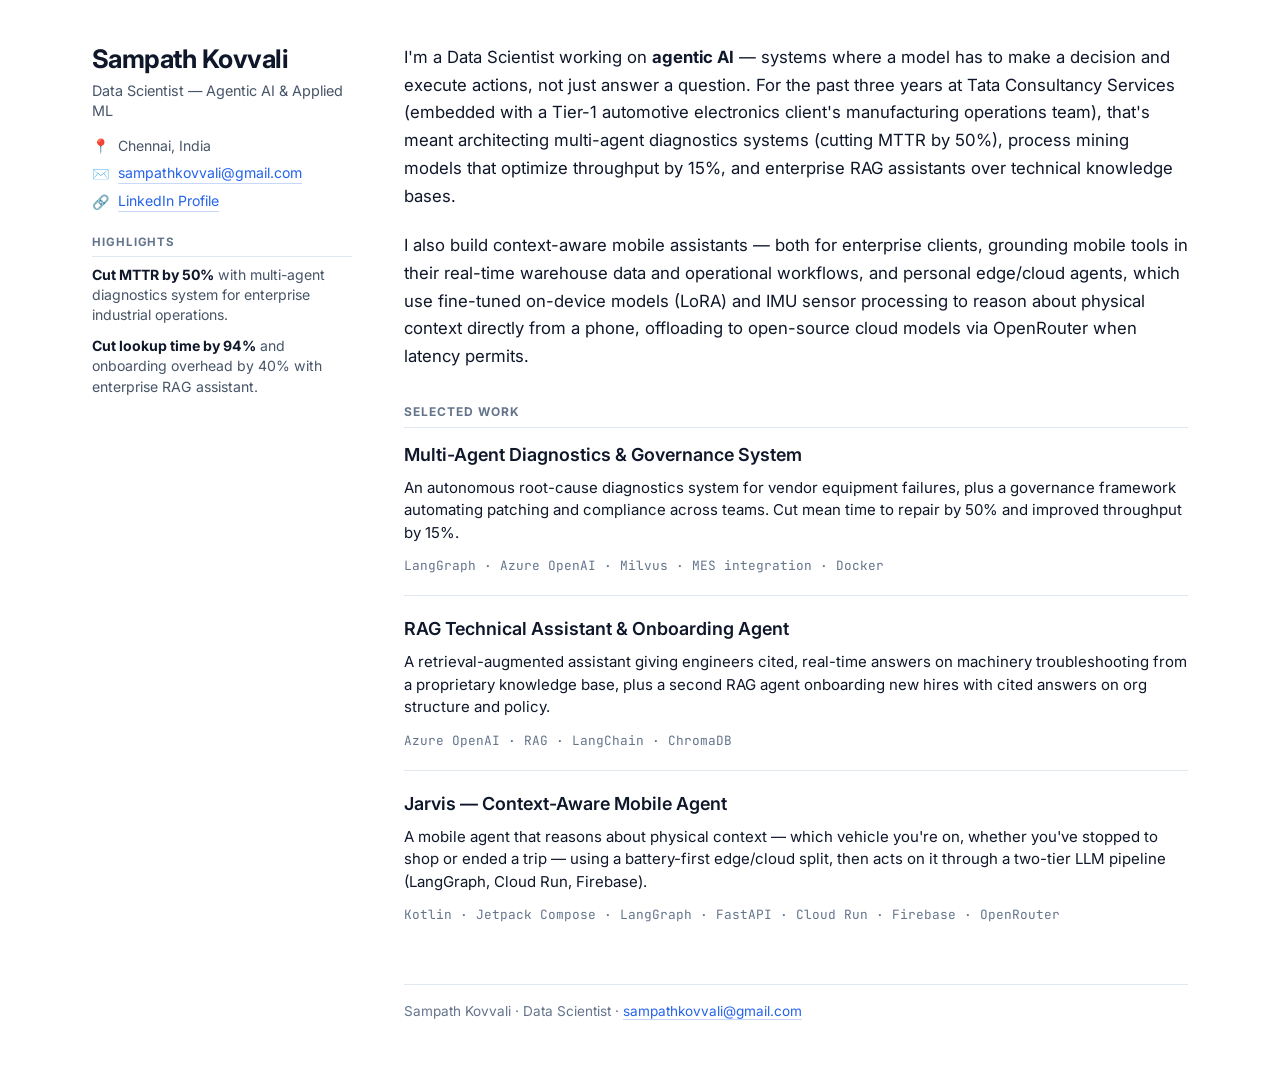
<file: index.html>
<!doctype html>
<html lang="en">

<head>
  <meta charset="utf-8">
  <meta name="viewport" content="width=device-width, initial-scale=1">
  <title>Sampath Kovvali — Data Scientist, Agentic AI</title>
  <meta name="description"
    content="Data Scientist building agentic AI systems — multi-agent diagnostics for manufacturing equipment, enterprise RAG systems, and context-aware mobile agents.">
  <link rel="stylesheet" href="style.css?v=2">
</head>

<body>

  <div class="layout-container">

    <!-- Left Sidebar -->
    <aside class="sidebar">
      <div class="profile-card">
        <h1>Sampath Kovvali</h1>
        <p class="tagline">Data Scientist — Agentic AI &amp; Applied ML</p>

        <div class="contact-list">
          <div class="contact-item">
            <span>📍</span>
            <span>Chennai, India</span>
          </div>
          <div class="contact-item">
            <span>✉️</span>
            <a href="mailto:sampathkovvali@gmail.com">sampathkovvali@gmail.com</a>
          </div>
          <div class="contact-item">
            <span>🔗</span>
            <a href="https://linkedin.com/in/sampath-kovvali-90630b247/" target="_blank" rel="noopener">LinkedIn
              Profile</a>
          </div>
        </div>
      </div>

      <div class="sidebar-section">
        <h2 class="sidebar-title">Highlights</h2>
        <ul class="sidebar-news">
          <li><strong>Cut MTTR by 50%</strong> with multi-agent diagnostics system for enterprise industrial operations.
          </li>
          <li><strong>Cut lookup time by 94%</strong> and onboarding overhead by 40% with enterprise RAG assistant.</li>
        </ul>
      </div>
    </aside>

    <!-- Main Content Area -->
    <main class="main-content">
      <section>
        <p class="lead-bio">I'm a Data Scientist working on <strong>agentic AI</strong> — systems where a model has to
          make a decision and execute actions, not just answer a question. For the past three years at Tata Consultancy
          Services (embedded with a Tier-1 automotive electronics client's manufacturing operations team), that's meant
          architecting multi-agent diagnostics systems (cutting MTTR by 50%), process mining models that
          optimize throughput by 15%, and enterprise RAG assistants over technical knowledge bases.</p>
        <p class="lead-bio">I also build context-aware mobile assistants — both for enterprise clients, grounding mobile
          tools in their real-time warehouse data and operational workflows, and personal edge/cloud agents, which use
          fine-tuned on-device models (LoRA) and IMU sensor processing to reason about physical context directly from a
          phone, offloading to open-source cloud models via OpenRouter when latency permits.</p>
      </section>

      <section>
        <h2 class="section-label">Selected work</h2>

        <article class="work-item">
          <div class="work-item-head">
            <h3 class="item-title"><a href="manufacturing-diagnostics.html">Multi-Agent Diagnostics &amp; Governance
                System</a></h3>
          </div>
          <p>An autonomous root-cause diagnostics system for vendor equipment failures, plus a governance framework
            automating patching and compliance across teams. Cut mean time to repair by 50% and improved throughput by
            15%.</p>
          <p class="tags">LangGraph · Azure OpenAI · Milvus · MES integration · Docker</p>
        </article>

        <article class="work-item">
          <div class="work-item-head">
            <h3 class="item-title"><a href="rag-technical-assistant.html">RAG Technical Assistant &amp; Onboarding
                Agent</a></h3>
          </div>
          <p>A retrieval-augmented assistant giving engineers cited, real-time answers on machinery troubleshooting from
            a proprietary knowledge base, plus a second RAG agent onboarding new hires with cited answers on org
            structure and policy.</p>
          <p class="tags">Azure OpenAI · RAG · LangChain · ChromaDB</p>
        </article>

        <article class="work-item">
          <div class="work-item-head">
            <h3 class="item-title"><a href="jarvis.html">Jarvis — Context-Aware Mobile Agent</a></h3>
          </div>
          <p>A mobile agent that reasons about physical context — which vehicle you're on, whether you've stopped to
            shop or ended a trip — using a battery-first edge/cloud split, then acts on it through a two-tier LLM
            pipeline (LangGraph, Cloud Run, Firebase).</p>
          <p class="tags">Kotlin · Jetpack Compose · LangGraph · FastAPI · Cloud Run · Firebase · OpenRouter</p>
        </article>
      </section>


      <footer>
        <p>Sampath Kovvali · Data Scientist · <a href="mailto:sampathkovvali@gmail.com">sampathkovvali@gmail.com</a></p>
      </footer>
    </main>

  </div>

</body>

</html>
</file>
<file: style.css>
@import url('https://fonts.googleapis.com/css2?family=Inter:wght@400;500;600;700&family=JetBrains+Mono:wght@400;500&display=swap');

:root {
  --bg: #ffffff;
  --sidebar-bg: #f8fafc;
  --text: #0f172a;
  --muted: #475569;
  --faint: #64748b;
  --link: #2563eb;
  --link-hover: #1d4ed8;
  --rule: #e2e8f0;
  --card-bg: #ffffff;
  --code-bg: #f8fafc;
  --font-sans: 'Inter', -apple-system, BlinkMacSystemFont, "Segoe UI", Roboto, sans-serif;
  --font-mono: 'JetBrains Mono', ui-monospace, SFMono-Regular, Menlo, Consolas, monospace;
  --max-w: 1160px;
}

* {
  box-sizing: border-box;
}

html {
  -webkit-text-size-adjust: 100%;
  scroll-behavior: smooth;
}

body {
  background: var(--bg);
  color: var(--text);
  font-family: var(--font-sans);
  font-size: 15px;
  line-height: 1.5;
  margin: 0;
  padding: 0;
}

p {
  margin: 0 0 12px;
}

p:last-child {
  margin-bottom: 0;
}

/* Layout Grid */
.layout-container {
  max-width: var(--max-w);
  margin: 0 auto;
  padding: 44px 32px 64px;
  display: grid;
  grid-template-columns: 260px 1fr;
  gap: 52px;
}

/* Sidebar Styling */
.sidebar {
  position: sticky;
  top: 44px;
  align-self: start;
  display: flex;
  flex-direction: column;
  gap: 22px;
}

.profile-card h1 {
  font-size: 1.6rem;
  font-weight: 700;
  line-height: 1.2;
  letter-spacing: -0.02em;
  margin: 0 0 6px;
  color: var(--text);
}

.profile-card .tagline {
  color: var(--muted);
  font-size: 0.9rem;
  margin: 0 0 14px;
  line-height: 1.4;
}

.sidebar-section h2.sidebar-title {
  font-size: 0.72rem;
  text-transform: uppercase;
  letter-spacing: 0.08em;
  color: var(--faint);
  font-weight: 700;
  margin: 0 0 8px;
  padding-bottom: 4px;
  border-bottom: 1px solid var(--rule);
}

.contact-list {
  display: flex;
  flex-direction: column;
  gap: 6px;
  font-size: 0.88rem;
}

.contact-item {
  display: flex;
  align-items: center;
  gap: 8px;
  color: var(--muted);
}

.sidebar-news {
  list-style: none;
  padding: 0;
  margin: 0;
  font-size: 0.88rem;
}

.sidebar-news li {
  margin-bottom: 10px;
  line-height: 1.45;
  color: var(--muted);
}

.sidebar-news li:last-child {
  margin-bottom: 0;
}

.sidebar-news li strong {
  color: var(--text);
}

.now-text {
  font-size: 0.88rem;
  color: var(--muted);
  margin: 0;
  line-height: 1.45;
}

/* Main Content Area */
.main-content {
  min-width: 0;
}

/* Single column wrapper for project inner pages */
.single-wrap {
  max-width: 880px;
  margin: 0 auto;
  padding: 44px 32px 64px;
}

/* Links & Typography */
a {
  color: var(--link);
  text-decoration: none;
  border-bottom: 1px solid rgba(37, 99, 235, 0.25);
  transition: color 0.15s ease, border-color 0.15s ease;
}

a:hover {
  color: var(--link-hover);
  border-bottom-color: var(--link-hover);
}

a:focus-visible {
  outline: 2px solid var(--link);
  outline-offset: 2px;
}

/* Introductory Lead Paragraphs */
.lead-bio {
  font-size: 1.05rem;
  line-height: 1.65;
  color: var(--text);
  margin-bottom: 22px;
}

h2.section-label {
  font-size: 0.75rem;
  text-transform: uppercase;
  letter-spacing: 0.08em;
  color: var(--faint);
  font-weight: 700;
  margin: 32px 0 14px;
  padding-bottom: 6px;
  border-bottom: 1px solid var(--rule);
}

.work-item {
  padding: 20px 0;
  border-top: 1px solid var(--rule);
}

.work-item:first-of-type {
  border-top: none;
  padding-top: 0;
}

.work-item-head {
  display: flex;
  align-items: baseline;
  justify-content: space-between;
  gap: 10px;
  flex-wrap: wrap;
  margin-bottom: 4px;
}

h3.item-title {
  font-size: 1.12rem;
  font-weight: 600;
  margin: 0 0 4px;
}

h3.item-title a {
  border-bottom: none;
  color: var(--text);
}

h3.item-title a:hover {
  color: var(--link);
}

.tags {
  font-family: var(--font-mono);
  font-size: 0.8rem;
  color: var(--faint);
  margin: 8px 0 0;
}

.back-link {
  font-size: 0.88rem;
  margin-bottom: 20px;
  display: inline-flex;
  align-items: center;
  gap: 4px;
}

pre.flow {
  font-family: var(--font-mono);
  font-size: 0.8rem;
  color: var(--text);
  background: var(--code-bg);
  border: 1px solid var(--rule);
  border-radius: 6px;
  padding: 14px 16px;
  overflow-x: auto;
  line-height: 1.45;
  margin: 14px 0 20px;
}

/* Styled HTML Flowchart Component */
.flow-chart {
  display: flex;
  flex-direction: column;
  align-items: center;
  gap: 10px;
  margin: 20px 0 26px;
  padding: 20px 18px;
  background: var(--code-bg);
  border: 1px solid var(--rule);
  border-radius: 10px;
}

.flow-node {
  background: #ffffff;
  border: 1px solid #cbd5e1;
  border-radius: 6px;
  padding: 8px 14px;
  font-size: 0.85rem;
  font-weight: 500;
  text-align: center;
  color: var(--text);
  box-shadow: 0 1px 2px rgba(0, 0, 0, 0.03);
}

.flow-node.primary {
  background: #eff6ff;
  border-color: #93c5fd;
  color: #1e40af;
  font-weight: 600;
}

.flow-node.decision {
  background: #fffbeb;
  border-color: #fde68a;
  color: #92400e;
  font-weight: 600;
  border-radius: 16px;
  padding: 6px 18px;
}

.flow-node.action {
  background: #f0fdf4;
  border-color: #86efac;
  color: #166534;
  font-weight: 500;
}

.flow-arrow {
  color: var(--faint);
  font-size: 0.82rem;
  font-family: var(--font-mono);
  font-weight: 500;
}

.flow-grid {
  display: grid;
  grid-template-columns: repeat(auto-fit, minmax(180px, 1fr));
  gap: 10px;
  width: 100%;
}

.flow-loopback {
  font-family: var(--font-mono);
  font-size: 0.78rem;
  color: #b45309;
  background: #fef3c7;
  padding: 5px 12px;
  border-radius: 4px;
  border: 1px dashed #f59e0b;
}

ul {
  padding-left: 1.2em;
  margin: 0 0 16px;
}

li {
  margin-bottom: 6px;
}

footer {
  margin-top: 40px;
  padding-top: 16px;
  border-top: 1px solid var(--rule);
  color: var(--faint);
  font-size: 0.85rem;
}

/* Responsive layout for mobile */
@media (max-width: 768px) {
  .layout-container {
    grid-template-columns: 1fr;
    gap: 28px;
    padding: 24px 16px 40px;
  }

  .sidebar {
    position: static;
    border-bottom: 1px solid var(--rule);
    padding-bottom: 20px;
  }

  .single-wrap {
    padding: 24px 16px 40px;
  }
}
</file>
